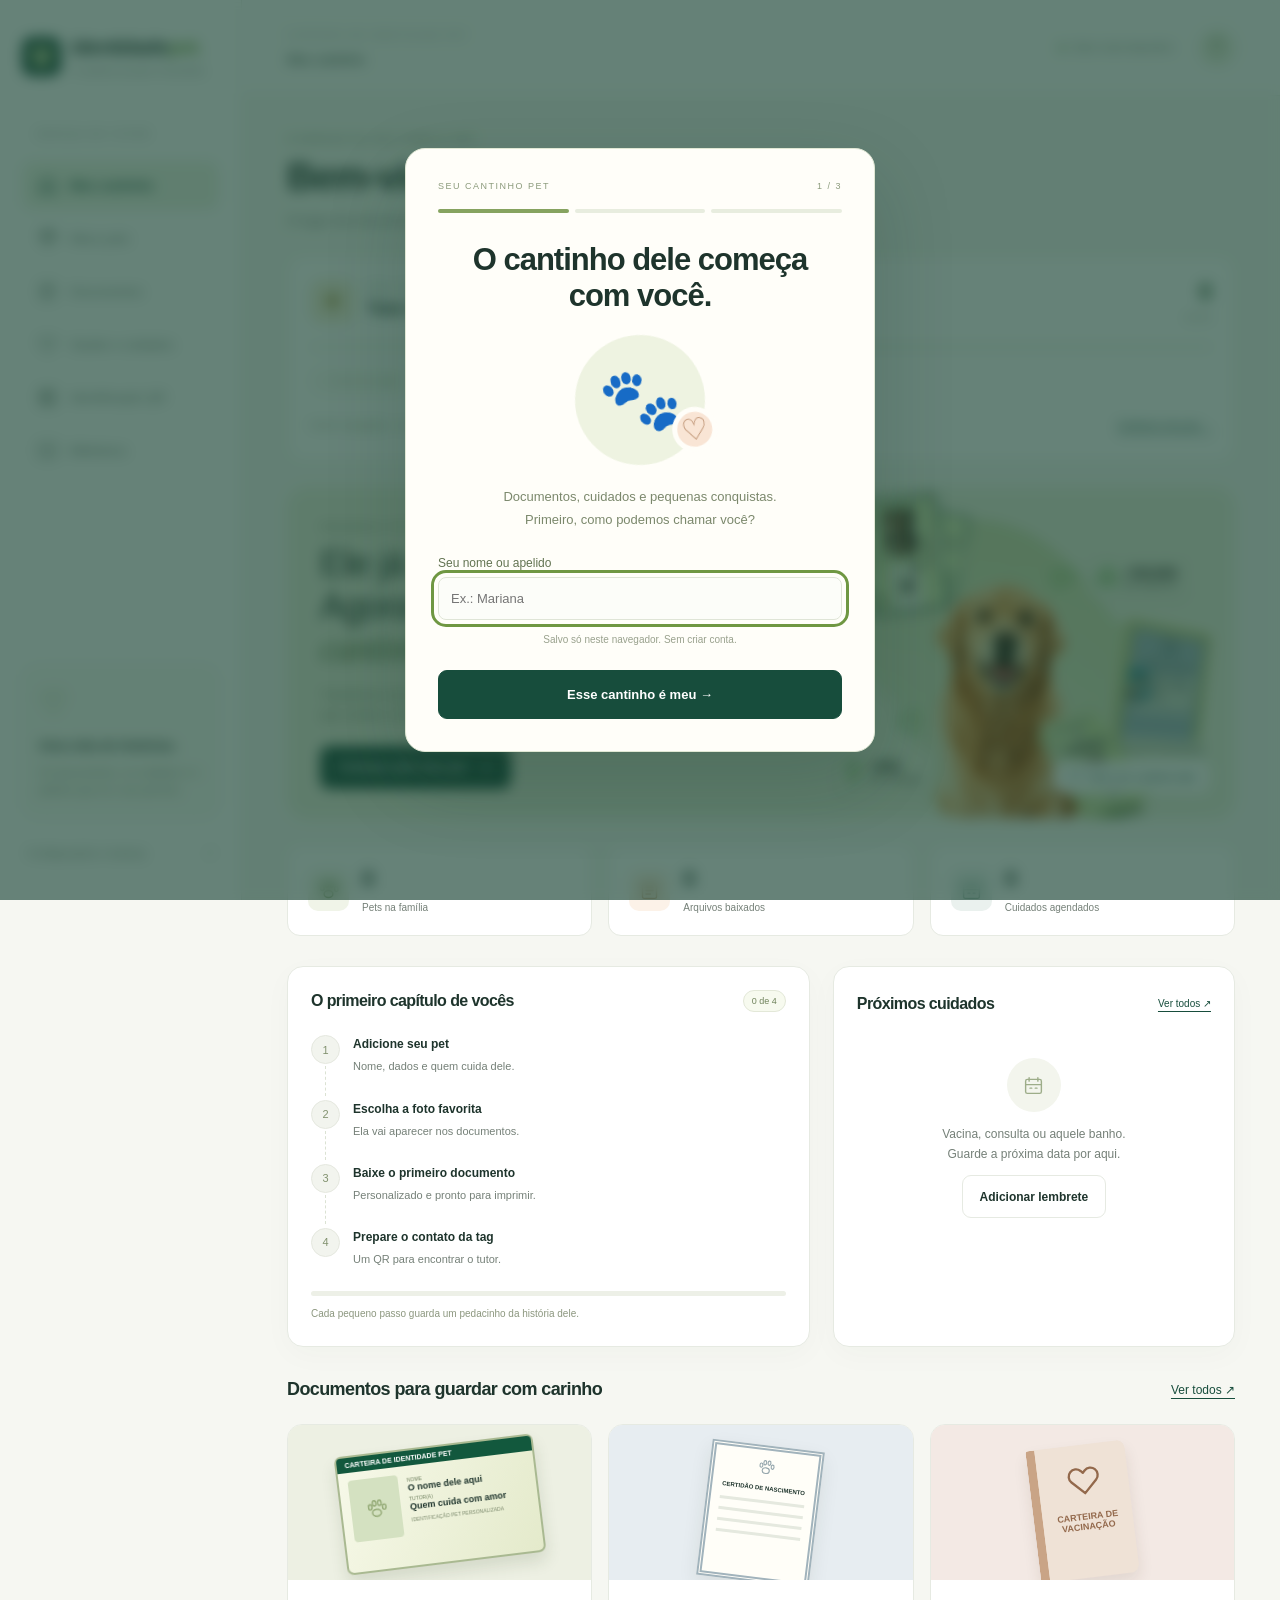
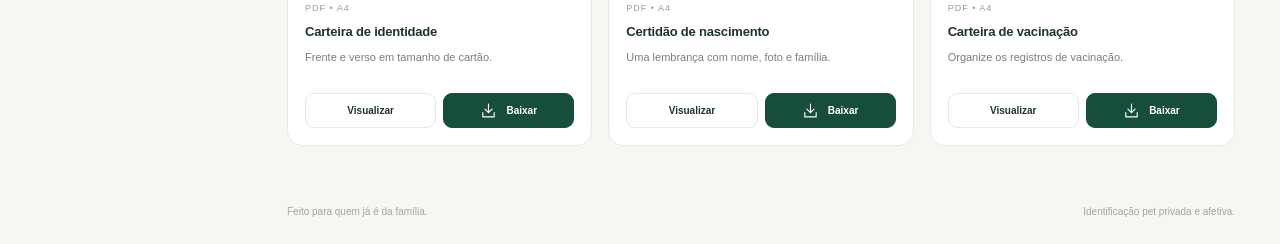
<file: index.html>
<!doctype html>
<html lang="pt-BR">
<head>
  <meta charset="utf-8">
  <meta name="viewport" content="width=device-width,initial-scale=1,viewport-fit=cover">
  <meta name="robots" content="noindex,nofollow">
  <meta name="referrer" content="no-referrer">
  <meta name="theme-color" content="#174d3c">
  <title>Meu cantinho pet — Carteira de Identidade Pet</title>
  <link rel="icon" href="assets/carteira-identidade-pet.svg" type="image/svg+xml">
  <link rel="manifest" href="manifest.webmanifest">
  <link rel="apple-touch-icon" href="icon-192.png">
  <link rel="stylesheet" href="app.css">
  <link rel="stylesheet" href="welcome.css">
  <script src="vendor/jspdf.umd.min.js" defer></script>
  <script src="vendor/qrcode.min.js" defer></script>
  <script src="documents.js" defer></script>
  <script src="welcome.js" defer></script>
  <script src="app.js" defer></script>
  <script src="install.js" defer></script>
</head>
<body>
  <a class="skip-link" href="#main">Ir para o conteúdo</a>
  <aside class="sidebar">
    <a href="./" class="brand" aria-label="Meu cantinho pet, início"><img src="icon.svg" class="brand-symbol" width="39" height="39" alt="" style="border-radius:10px"><span>identidade<span class="brand-pet">pet.</span><small>O cantinho de quem é da família</small></span></a>
    <div class="sidebar-label">ESPAÇO DO TUTOR</div>
    <nav id="desktop-nav" aria-label="Navegação principal"></nav>
    <div class="sidebar-note"><span class="note-icon" aria-hidden="true">♡</span><strong>Uma vida de histórias.</strong><p>Os documentos, os cuidados e o jeitinho que só o seu pet tem.</p></div>
    <button class="sidebar-settings" data-page="settings">Configurações e backup <span>↗</span></button>
  </aside>
  <div class="workspace">
    <header class="topbar"><div><span class="topbar-eyebrow">CARTEIRA DE IDENTIDADE PET</span><p id="breadcrumb">Meu cantinho</p></div><div class="topbar-actions"><span class="device-badge"><i></i> Salvo neste dispositivo</span><button class="avatar-button" data-page="settings" aria-label="Configurações do tutor">T</button></div></header>
    <main id="main" tabindex="-1"></main>
    <footer class="app-footer">Feito para quem já é da família. <span>Identificação pet privada e afetiva.</span></footer>
  </div>
  <nav id="mobile-nav" class="mobile-nav" aria-label="Navegação no celular"></nav>
  <dialog id="editor" aria-labelledby="dialog-title"><div class="dialog-heading"><div><span class="eyebrow">DO JEITINHO DELE</span><h2 id="dialog-title">Novo pet na família</h2></div><button class="icon-button" id="close-editor" aria-label="Fechar">×</button></div><div id="editor-content"></div></dialog>
  <dialog id="pdf-dialog" class="pdf-dialog" aria-labelledby="pdf-title"><div class="dialog-heading"><h2 id="pdf-title">Seu documento</h2><button class="icon-button" id="close-pdf" aria-label="Fechar documento">×</button></div><p class="muted">Para imprimir, use papel A4, escala de 100% e desative o ajuste à página.</p><iframe id="pdf-frame" title="Prévia do documento em PDF"></iframe><button class="btn primary" id="pdf-download">Baixar este PDF ↓</button></dialog>
  <input id="backup-file" type="file" accept="application/json,.json" hidden>
  <div id="toast" class="toast" role="status" aria-live="polite"></div>
</body>
</html>
</file>
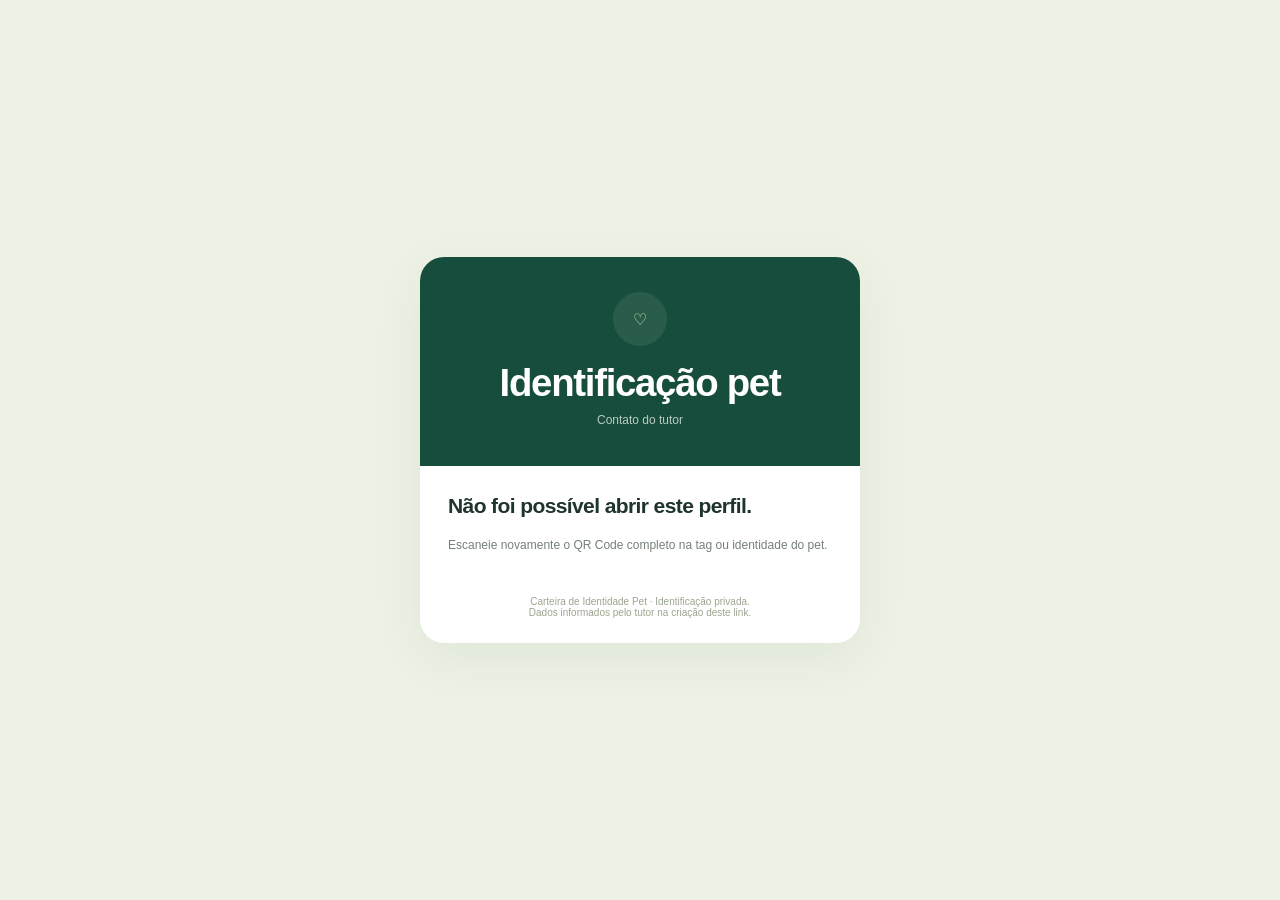
<file: perfil/index.html>
<!doctype html>
<html lang="pt-BR">
<head><meta charset="utf-8"><meta name="viewport" content="width=device-width,initial-scale=1"><meta name="robots" content="noindex,nofollow"><meta name="referrer" content="no-referrer"><meta name="theme-color" content="#174d3c"><title>Encontrei um pet — Contato do tutor</title><link rel="stylesheet" href="../app.css"><script src="profile.js" defer></script></head>
<body class="profile-page"><article class="public-profile"><header><div class="empty-symbol" aria-hidden="true">♡</div><h1 id="pet-name">Identificação pet</h1><p id="pet-species">Contato do tutor</p></header><main id="profile-content"><h2>Não foi possível abrir este perfil.</h2><p class="muted">Escaneie novamente o QR Code completo na tag ou identidade do pet.</p></main><footer class="profile-foot">Carteira de Identidade Pet · Identificação privada.<br>Dados informados pelo tutor na criação deste link.</footer></article></body>
</html>
</file>
<file: app.css>
:root{--ink:#1e342c;--muted:#758078;--forest:#174d3c;--lime:#ddecac;--cream:#f6f7f2;--line:#e6eae2;--white:#fff;--orange:#edb796;--shadow:0 8px 30px #1b493307;font-family:Inter,Arial,sans-serif;color:var(--ink);background:var(--cream);font-synthesis:none}
*{box-sizing:border-box}body{margin:0}button,input,select,textarea{font:inherit}button,a,input,select,textarea{-webkit-tap-highlight-color:transparent}button,a{touch-action:manipulation}button{cursor:pointer}a{color:inherit}button:disabled{cursor:wait;opacity:.55}button:focus-visible,a:focus-visible,input:focus-visible,select:focus-visible,textarea:focus-visible{outline:3px solid #6f9742;outline-offset:4px}h1,h2,h3,p{margin-top:0}h1{font-size:clamp(28px,3vw,40px);font-weight:600;letter-spacing:-1.3px;line-height:1.12;margin-bottom:12px}h2{font-size:21px;letter-spacing:-.6px;font-weight:600}h3{font-size:16px;letter-spacing:-.2px}p{line-height:1.65}svg{width:21px;height:21px;flex-shrink:0}button{border:0}small{line-height:1.5}input,textarea,select{max-width:100%}.skip-link{position:fixed;top:-80px;left:20px;z-index:100;padding:12px;background:var(--forest);color:#fff}.skip-link:focus{top:12px}.sidebar{width:242px;position:fixed;inset:0 auto 0 0;background:#fff;border-right:1px solid var(--line);padding:35px 22px;display:flex;flex-direction:column;z-index:10}.brand{display:flex;gap:10px;align-items:center;text-decoration:none;font-size:21px;font-weight:700;letter-spacing:-.8px}.brand-symbol{font-size:37px;width:39px;color:var(--forest);line-height:1}.brand-pet{color:#76a348}.brand small{font-size:9px;letter-spacing:.1px;font-weight:400;display:block;color:var(--muted);margin-top:6px}.sidebar-label{font-size:9px;font-weight:700;letter-spacing:1.8px;color:#99a199;margin:50px 15px 18px}nav button{display:flex;align-items:center;gap:12px;width:100%;background:none;padding:14px 15px;border-radius:11px;text-align:left;color:#718075;font-size:13px;font-weight:500;margin:4px 0}nav button.active{background:#edf4e5;color:var(--forest);font-weight:700}nav button:hover{background:#f3f6ee}.sidebar-note{margin-top:auto;border:1px solid #e7eadf;border-radius:16px;padding:18px 16px;background:#fafbf6}.note-icon{font-size:32px;color:#7d9b56;display:block;margin-bottom:14px}.sidebar-note strong{font-size:13px}.sidebar-note p{font-size:11px;color:#84907d;margin:9px 0 0}.sidebar-settings{background:none;color:#778475;text-align:left;margin-top:24px;font-size:11px;display:flex;justify-content:space-between;padding:5px}.workspace{margin-left:242px;min-height:100vh}.topbar{height:96px;border-bottom:1px solid var(--line);display:flex;align-items:center;justify-content:space-between;padding:0 45px;background:#ffffffb0}.topbar-eyebrow{font-size:9px;letter-spacing:1.7px;color:#8e998c}.topbar p{font-size:13px;margin:7px 0 0}.topbar-actions{display:flex;align-items:center;gap:25px}.device-badge{font-size:10px;color:#7b897a;display:flex;gap:7px;align-items:center}.device-badge i{width:6px;height:6px;border-radius:50%;background:#72a15c}.avatar-button{width:36px;height:36px;border-radius:50%;background:#e6ecda;color:#577044}main{max-width:1280px;margin:auto;padding:38px 45px 20px;outline:none}.page-top{display:flex;justify-content:space-between;align-items:center;margin-bottom:28px;gap:20px}.page-top p{color:var(--muted);font-size:13px;margin:0}.eyebrow{font-size:9px;letter-spacing:1.8px;font-weight:700;color:#7c8d70;display:block;margin-bottom:11px}.btn{border:1px solid var(--line);padding:12px 17px;border-radius:9px;font-size:12px;font-weight:600;background:#fff;color:var(--ink);display:inline-flex;gap:9px;justify-content:center;align-items:center;text-decoration:none;min-height:43px}.btn svg{width:17px;height:17px}.btn.primary{background:var(--forest);color:#fff;border-color:var(--forest)}.btn.lime{background:var(--lime);color:var(--forest);border-color:transparent}.btn.subtle{background:transparent}.btn.danger{color:#a64242;background:#fff7f7}.text-button{background:none;border:0;color:var(--forest);font-size:12px;text-decoration:underline;text-underline-offset:4px;padding:8px 0}.welcome{background:#e9eedb;border:1px solid #e1e8d4;border-radius:21px;min-height:260px;display:grid;grid-template-columns:1.1fr .9fr;overflow:hidden;margin-bottom:26px}.welcome-copy{padding:32px 32px 28px;align-self:center;z-index:1}.welcome-copy h2{font-size:clamp(26px,3vw,37px);font-weight:500;line-height:1.15;letter-spacing:-1.2px;max-width:400px;margin-bottom:15px}.welcome-copy em{font-family:Georgia,serif;color:#5c7846;font-weight:400}.welcome-copy p{color:#78866b;font-size:12px;max-width:335px;margin-bottom:20px}.welcome-art{display:flex;align-items:center;justify-content:center;position:relative;min-width:0}.welcome-art>img{width:100%;max-height:330px;object-fit:contain;mix-blend-mode:multiply;padding:15px 12px 0;transform:scale(1.07)}.welcome-art .pet-circle{width:180px;height:180px;border-radius:50%;object-fit:cover;mix-blend-mode:normal;padding:0;transform:none;border:8px solid #f8faef;box-shadow:0 20px 40px #647e3820}.welcome-tag{position:absolute;bottom:25px;right:25px;background:#fff;border-radius:9px;padding:9px 13px;box-shadow:var(--shadow);font-size:10px;color:var(--forest);display:flex;gap:7px;align-items:center}.welcome-tag svg{width:14px;height:14px}.stats{display:grid;grid-template-columns:repeat(3,1fr);gap:16px;margin-bottom:30px}.stat{background:#fff;border:1px solid var(--line);border-radius:13px;padding:20px;display:flex;gap:13px;align-items:center}.stat-icon{background:#f0f4e8;color:#7d975b;border-radius:10px;padding:10px;display:flex}.stat:nth-child(2) .stat-icon{background:#fcf2e8;color:#c59465}.stat:nth-child(3) .stat-icon{background:#eaf1ee;color:#77a08c}.stat strong{display:block;font-size:22px;font-weight:600;margin-bottom:5px}.stat small{font-size:10px;color:var(--muted)}.two-columns{display:grid;grid-template-columns:1.3fr 1fr;gap:23px;margin-bottom:25px}.panel{background:#fff;border:1px solid var(--line);border-radius:16px;padding:23px;min-width:0;box-shadow:var(--shadow)}.panel-head{display:flex;justify-content:space-between;gap:10px;align-items:center;margin-bottom:23px}.panel-head h2{margin:0;font-size:16px}.panel-head .text-button{font-size:10px}.steps{list-style:none;padding:0;margin:0}.steps li{display:flex;gap:13px;position:relative;padding-bottom:24px}.steps li:last-child{padding-bottom:0}.steps li:not(:last-child):before{content:'';position:absolute;top:31px;left:14px;height:calc(100% - 35px);border-left:1px dashed #dbe2d3}.step-dot{width:29px;height:29px;border-radius:50%;background:#f2f4ee;color:#81916e;border:1px solid #e5e8df;display:grid;place-items:center;font-size:11px;flex-shrink:0}.steps .done .step-dot{background:var(--forest);color:#fff;border:0}.steps li strong{font-size:12px;font-weight:600;display:block;margin-top:2px}.steps li p{font-size:11px;color:var(--muted);margin:6px 0 0}.progress-bar{height:5px;background:#edf0e7;overflow:hidden;border-radius:10px;margin-top:23px}.progress-bar i{height:100%;display:block;background:#8ea95d;border-radius:10px}.progress-caption{font-size:10px;color:#8c977f;margin:10px 0 0}.empty-small{padding:18px 0 12px;text-align:center}.empty-symbol{width:54px;height:54px;background:#f3f5ed;border-radius:50%;display:grid;place-items:center;margin:0 auto 13px;color:#9dad89}.empty-small p{font-size:12px;color:var(--muted);max-width:220px;margin:0 auto 10px}.document-grid{display:grid;grid-template-columns:repeat(3,1fr);gap:16px}.doc-item{background:#fff;border:1px solid var(--line);border-radius:15px;overflow:hidden}.doc-art{height:155px;display:grid;place-items:center;overflow:hidden;background:#edf0e3;padding:20px}.doc-art.blue{background:#e7edf1}.doc-art.rose{background:#f3e9e4}.doc-art.gold{background:#f4efdf}.mini-id{background:linear-gradient(120deg,#f7f9e9,#e4eacb);width:200px;height:119px;border:2px solid #a9b991;border-radius:7px;box-shadow:0 9px 16px #283d1420;transform:rotate(-7deg);padding:9px;position:relative}.mini-id.ocean{background:linear-gradient(130deg,#f1f8fc,#d2e7f2);border-color:#7eacc2}.mini-id.rose{background:linear-gradient(130deg,#fff6f7,#eed4df);border-color:#c79ba9}.mini-id>header{font-size:7px;font-weight:700;background:#12583d;color:white;margin:-9px -9px 8px;padding:4px 8px;border-radius:4px 4px 0 0}.mini-id.ocean>header{background:#2c6689}.mini-id.rose>header{background:#9e5b75}.mini-id-body{display:flex;gap:9px}.mini-id .photo-box{width:50px;height:62px;background:#d4e1c1;display:grid;place-items:center;border-radius:4px;overflow:hidden}.photo-box img{width:100%;height:100%;object-fit:cover}.photo-box svg{width:25px;color:#94aa76}.mini-id label{font-size:5px;text-transform:uppercase;display:block;color:#70815f;margin-top:3px}.mini-id strong{font-size:9px;display:block;max-width:110px;overflow:hidden;white-space:nowrap;text-overflow:ellipsis}.mini-id .mini-number{font-size:5px;margin-top:5px;color:#7a886b}.mini-cert{width:113px;height:137px;border:5px double #a1b3bc;background:#fffef8;padding:9px;transform:rotate(7deg);box-shadow:0 8px 20px #22341d15;text-align:center}.mini-cert svg{height:17px;color:#97a8ae}.mini-cert strong{font-size:6px;display:block;margin:5px 0 9px}.mini-cert i{display:block;height:3px;background:#e5e9df;margin:8px 0}.mini-book{width:99px;height:133px;border-radius:3px 8px 8px 3px;background:#efe2d6;border-left:9px solid #c9a486;box-shadow:0 8px 15px #3e2a1a18;transform:rotate(-7deg);padding:18px 10px;text-align:center;color:#93694c}.mini-book svg{width:35px;height:35px}.mini-book strong{font-size:9px;display:block;margin-top:10px}.mini-qr{width:95px;height:95px;border:7px solid white;border-radius:10px;box-shadow:0 8px 20px #22341d15}.mini-qr img{width:100%;height:100%}.doc-info{padding:17px}.doc-info .file-meta{color:#9aa18f;font-size:9px;letter-spacing:1px}.doc-info h3{font-size:13px;margin:9px 0}.doc-info p{font-size:11px;color:var(--muted);min-height:34px}.doc-actions{display:flex;gap:7px}.doc-actions .btn{font-size:10px;min-height:34px;padding:8px 10px;flex:1}.section-heading{font-size:18px;margin:0}.section-row{display:flex;justify-content:space-between;gap:15px;align-items:center;margin:28px 0 19px}.pet-grid{display:grid;grid-template-columns:repeat(3,1fr);gap:18px}.pet-card{padding:25px;background:#fff;border:1px solid var(--line);border-radius:16px;position:relative}.pet-card.selected{border-color:#92a46a}.pet-card .pet-photo{width:74px;height:74px;border-radius:50%;background:#eef2e5;object-fit:cover;display:grid;place-items:center;color:#8aa06c;margin-bottom:20px}.pet-card .pet-photo svg{width:32px;height:32px}.pet-card h2{margin-bottom:8px;font-size:21px}.pet-card p{font-size:12px;color:var(--muted);margin-bottom:16px}.pill{display:inline-flex;align-items:center;gap:5px;font-size:9px;border:1px solid #e3e8d8;border-radius:20px;padding:5px 8px;background:#f7faef;color:#70835c}.pill.active{background:#e7efda;color:var(--forest)}.pet-card .pet-actions{display:flex;gap:6px;margin-top:23px}.pet-card .btn{font-size:10px;padding:9px;min-height:36px}.pet-card .pet-selected{position:absolute;right:18px;top:20px}.pet-picker{display:flex;gap:8px;align-items:center;font-size:11px;color:var(--muted);flex-wrap:wrap}.pet-picker select{border:1px solid var(--line);border-radius:8px;padding:10px 28px 10px 12px;background:white;color:var(--ink);font-size:12px;max-width:220px}.empty-state{background:white;border:1px solid var(--line);border-radius:18px;padding:45px 25px;text-align:center}.empty-state h2{font-size:25px}.empty-state p{color:var(--muted);max-width:370px;margin:12px auto 23px;font-size:13px}.empty-state .empty-symbol{width:70px;height:70px}.empty-state .empty-symbol svg{width:32px;height:32px}.notice{border:1px solid #dde8ce;background:#f0f5e8;border-radius:12px;padding:15px 18px;margin-bottom:22px;font-size:12px;color:#5a7544;display:flex;justify-content:space-between;align-items:center;gap:15px}.notice p{margin:0;line-height:1.6}.notice.warning{background:#fff8ed;border-color:#f2e4c9;color:#937142}.notice.neutral{background:#fff;border-color:var(--line);color:var(--muted)}.notice .btn{flex-shrink:0}.theme-picker{display:flex;gap:8px;margin:0 0 22px;align-items:center;flex-wrap:wrap}.theme-picker>span{font-size:11px;color:var(--muted);margin-right:5px}.theme-button{font-size:11px;display:flex;gap:6px;align-items:center;padding:8px 11px;background:#fff;border:1px solid var(--line);border-radius:20px}.theme-button[aria-pressed=true]{border-color:var(--forest)}.theme-button i{height:10px;width:10px;border-radius:50%}.table-wrap{overflow-x:auto}table{width:100%;border-collapse:collapse;text-align:left;font-size:12px}th{font-weight:500;color:#8b9584;font-size:10px;border-bottom:1px solid var(--line);padding:13px 10px;white-space:nowrap}td{padding:15px 10px;border-bottom:1px solid #f1f3eb;vertical-align:middle}td strong{font-size:12px}td .icon-button{width:30px;height:30px;font-size:16px}table tbody tr:last-child td{border:0}.reminder{padding:15px 0;display:flex;align-items:center;gap:12px;border-bottom:1px solid var(--line)}.reminder:last-child{border:0}.date-tile{background:#f2f4e9;border-radius:9px;width:43px;min-width:43px;padding:8px 0;text-align:center;color:#7d8e64}.date-tile strong{display:block;font-size:17px}.date-tile small{font-size:8px;text-transform:uppercase}.reminder-info{flex:1;min-width:0}.reminder-info strong{font-size:12px;display:block;overflow-wrap:anywhere}.reminder-info small{font-size:10px;color:var(--muted);display:block;margin-top:5px}.reminder.overdue .date-tile{background:#fcf0e8;color:#b1835e}.reminder .icon-button{width:29px;height:29px}.check-button{border:1px solid #dde4d2;border-radius:50%;width:24px;height:24px;color:#82976d;background:#fff;flex-shrink:0}.reminder.complete{opacity:.55}.reminder.complete strong{text-decoration:line-through}.library-grid{display:grid;grid-template-columns:repeat(2,1fr);gap:18px}.library-card{padding:26px;background:#fff;border:1px solid var(--line);border-radius:15px}.library-card .stat-icon{width:43px;margin-bottom:19px}.library-card h2{font-size:18px;margin-bottom:11px}.library-card p{font-size:12px;color:var(--muted);margin-bottom:17px}.library-card details{font-size:12px;margin-bottom:15px}.library-card summary{cursor:pointer;color:var(--forest)}.library-card ol{padding-left:19px;line-height:1.8;color:#6b7862}.qr-layout{display:grid;grid-template-columns:1fr 1fr;gap:25px}.qr-preview{padding:32px;background:#e9eedc;border:1px solid #dfe7cf;border-radius:17px;text-align:center;display:flex;flex-direction:column;align-items:center;justify-content:center}.qr-preview h2{font-size:27px;margin:20px 0 12px}.qr-preview img{width:190px;height:190px;border-radius:16px;padding:10px;background:white}.qr-preview .qr-placeholder{width:160px;height:160px;border:1px dashed #b3c39f;border-radius:20px;display:grid;place-items:center}.qr-preview .qr-placeholder svg{width:65px;height:65px;color:#9bac85}.qr-preview p{font-size:12px;color:#7a8969;max-width:270px}.public-fields{padding-left:17px;font-size:12px;color:#6e7e65;line-height:2.1}.checkbox{display:flex;gap:10px;align-items:flex-start;font-size:12px;line-height:1.6;margin:20px 0}.checkbox input{width:18px;height:18px;accent-color:var(--forest);flex-shrink:0;margin-top:2px}.action-stack{display:flex;gap:9px;flex-wrap:wrap}.settings-grid{display:grid;grid-template-columns:1fr 1fr;gap:20px}.settings-grid p{font-size:12px;color:var(--muted)}.settings-grid .panel{padding:26px}.settings-grid h2{font-size:19px}.app-footer{max-width:1280px;margin:20px auto 0;padding:20px 45px 27px;font-size:10px;color:#a0a896;display:flex;justify-content:space-between;gap:15px}.mobile-nav{display:none}.toast{position:fixed;bottom:28px;left:calc(50% + 100px);transform:translate(-50%,20px);z-index:100;background:#173e2f;color:#fff;padding:15px 22px;border-radius:12px;box-shadow:0 10px 50px #12332426;font-size:13px;max-width:90vw;opacity:0;pointer-events:none;transition:opacity .2s,transform .2s}.toast.visible{opacity:1;transform:translate(-50%,0)}dialog{border:1px solid var(--line);padding:28px;border-radius:20px;width:min(650px,calc(100vw - 28px));max-height:90dvh;box-shadow:0 30px 80px #12332430;background:#fff;color:var(--ink)}dialog::backdrop{background:#142a2466;backdrop-filter:blur(3px)}.dialog-heading{display:flex;justify-content:space-between;gap:15px;align-items:center;margin-bottom:22px}.dialog-heading h2{font-size:23px;margin:0}.dialog-heading .eyebrow{margin-bottom:9px}.icon-button{height:35px;width:35px;display:inline-grid;place-items:center;border-radius:50%;background:#f3f5ee;color:#70816a;font-size:24px;flex-shrink:0}.form-grid{display:grid;grid-template-columns:1fr 1fr;gap:16px}.form-grid .full{grid-column:1/-1}form label{font-size:11px;color:#748067;font-weight:500;display:block}form input:not([type=checkbox]),form select,form textarea{width:100%;border:1px solid #dfe5d7;background:#fcfdf9;border-radius:8px;padding:12px;color:var(--ink);margin-top:7px;min-height:43px;font-size:13px}form textarea{resize:vertical;min-height:80px}form .form-actions{display:flex;justify-content:flex-end;gap:9px;border-top:1px solid var(--line);padding-top:20px;margin-top:25px}.photo-editor{display:flex;align-items:center;gap:17px;background:#f5f7ef;border:1px dashed #dbe3cd;border-radius:12px;padding:17px;margin-bottom:22px}.photo-editor .photo-circle{width:68px;height:68px;border-radius:50%;background:#e5ecd7;display:grid;place-items:center;overflow:hidden;color:#91a376;flex-shrink:0}.photo-editor img{width:100%;height:100%;object-fit:cover}.photo-editor strong{font-size:12px;display:block}.photo-editor small{font-size:10px;color:#879476;display:block;margin-top:6px}.photo-editor input[type=file]{font-size:10px;max-width:260px;margin-top:9px;padding:0;border:0;background:none;min-height:22px}.muted{color:var(--muted);font-size:12px}.field-note{font-size:10px;color:#929a87;margin:7px 0 0}.pdf-dialog{width:min(1000px,calc(100vw - 24px))}.pdf-dialog iframe{height:60dvh;width:100%;border:1px solid var(--line);border-radius:8px;background:#f3f4ed;margin:0 0 15px}.pdf-dialog .dialog-heading{margin-bottom:15px}.mobile-menu-label{display:none}.hidden{display:none!important}.profile-page{min-height:100vh;display:grid;place-items:center;background:#edf2e4;padding:20px}.public-profile{width:min(440px,100%);background:white;border-radius:24px;overflow:hidden;box-shadow:0 15px 50px #174d3c10}.public-profile header{padding:35px 30px;text-align:center;background:#174d3c;color:white}.public-profile header .empty-symbol{background:#ffffff15;color:#d3e5b0}.public-profile header h1{margin:15px 0 7px}.public-profile header p{font-size:12px;opacity:.7;margin:0}.public-profile main{padding:28px}.public-profile .btn{width:100%;margin-top:12px;font-size:14px}.public-profile .profile-details{display:grid;grid-template-columns:1fr 1fr;gap:20px;margin:22px 0}.profile-details dt{font-size:10px;color:#87927f;margin-bottom:7px}.profile-details dd{font-size:13px;margin:0;overflow-wrap:anywhere}.public-profile .profile-foot{font-size:10px;text-align:center;padding:0 25px 25px;color:#9ba58f}
@media(min-width:1450px){.welcome{min-height:290px}.doc-art{height:175px}.welcome-copy{padding-left:38px}}
@media(max-width:1100px){.sidebar{width:210px;padding:30px 16px}.workspace{margin-left:210px}.topbar{padding:0 28px}main{padding:30px 28px 20px}.brand{font-size:18px}.brand small{font-size:8px}.brand-symbol{font-size:31px;width:30px}.welcome-copy{padding:25px}.pet-grid{grid-template-columns:repeat(2,1fr)}.app-footer{padding-left:28px;padding-right:28px}.welcome-copy h2{font-size:29px}.doc-info{padding:14px}.mini-id{transform:rotate(-6deg) scale(.9)}.toast{left:calc(50% + 90px)}}
@media(max-width:800px){.sidebar{display:none}.workspace{margin-left:0}.topbar{height:80px;padding:0 22px}.topbar-eyebrow{font-size:8px}.device-badge{font-size:9px}.topbar-actions{gap:12px}main{padding:27px 22px 24px}.mobile-nav{display:flex;position:fixed;bottom:0;left:0;right:0;z-index:20;background:#ffffffed;backdrop-filter:blur(10px);border-top:1px solid #e5e9df;padding:7px 10px calc(7px + env(safe-area-inset-bottom))}.mobile-nav button{display:flex;flex-direction:column;gap:5px;align-items:center;justify-content:center;margin:0;padding:7px 4px;font-size:9px;border-radius:9px;text-align:center;flex:1}.mobile-nav button svg{width:20px;height:20px}.workspace{padding-bottom:78px}.welcome{min-height:245px}.welcome-copy{padding:26px}.welcome-art>img{transform:scale(1.1)}.app-footer{padding:0 22px 17px}.toast{left:50%;bottom:92px}.settings-grid{grid-template-columns:1fr 1fr}.qr-layout{gap:17px}.doc-actions{flex-wrap:wrap}.doc-actions .btn{flex-basis:100%}}
@media(max-width:560px){h1{font-size:28px;letter-spacing:-1px}.page-top{margin-bottom:22px;align-items:flex-start;gap:12px}.page-top p{font-size:11px}.page-top>.btn{font-size:10px;padding:10px;min-height:38px;white-space:nowrap}.page-top .pet-picker{margin-top:4px}.page-top:has(.pet-picker){flex-wrap:wrap}.welcome{grid-template-columns:1fr .72fr;border-radius:16px;min-height:230px}.welcome-copy{padding:24px 0 24px 22px}.welcome-copy h2{font-size:27px;letter-spacing:-.9px;line-height:1.13}.welcome-copy .eyebrow{font-size:8px;letter-spacing:1.2px}.welcome-copy p{font-size:10px;line-height:1.6;max-width:180px;margin-bottom:17px}.welcome-copy .btn{font-size:10px;padding:10px 12px;min-height:38px}.welcome-art>img{width:215px;max-width:none;transform:translate(5px,15px);padding:0}.welcome-art{overflow:hidden}.welcome-art .pet-circle{width:117px;height:117px;border:5px solid white;margin-top:-12px}.welcome-tag{font-size:8px;bottom:24px;right:12px;padding:7px 8px;gap:4px}.welcome-tag svg{height:12px;width:12px}.stats{gap:8px;margin-bottom:24px}.stat{padding:13px 9px;gap:8px;flex-direction:column;align-items:flex-start;border-radius:11px}.stat-icon{padding:8px;border-radius:8px}.stat-icon svg{width:17px;height:17px}.stat strong{font-size:20px;margin:4px 0}.stat small{font-size:9px;line-height:1.4}.two-columns{grid-template-columns:1fr;gap:16px}.panel{padding:20px}.document-grid{grid-template-columns:1fr 1fr;gap:12px}.doc-art{height:134px;padding:10px}.doc-art .mini-id{transform:rotate(-7deg) scale(.77);flex-shrink:0}.doc-info{padding:14px 12px}.doc-info h3{font-size:12px}.doc-info p{font-size:10px;min-height:45px}.doc-info .file-meta{font-size:8px}.doc-actions .btn{font-size:10px;padding:8px;min-height:35px}.mini-cert{transform:rotate(7deg) scale(.82)}.mini-book{transform:rotate(-7deg) scale(.82)}.section-row{margin:25px 0 16px}.section-row .text-button{font-size:10px}.section-heading{font-size:17px}.app-footer{font-size:9px;line-height:1.6;flex-direction:column;gap:4px}.pet-grid{grid-template-columns:1fr}.pet-card{padding:23px}.notice{font-size:11px;padding:14px;align-items:flex-start;flex-direction:column;gap:10px}.notice .btn{font-size:10px}.qr-layout{grid-template-columns:1fr}.qr-preview{min-height:280px;order:2}.library-grid,.settings-grid{grid-template-columns:1fr}.library-card{padding:22px}.form-grid{gap:14px;grid-template-columns:1fr 1fr}dialog{padding:22px 18px}.dialog-heading h2{font-size:20px}.photo-editor{padding:13px;gap:12px}.photo-editor input[type=file]{max-width:200px}.photo-editor .photo-circle{height:55px;width:55px}.form-grid .mobile-full{grid-column:1/-1}.topbar p{font-size:12px}.topbar-actions .device-badge{max-width:90px;line-height:1.5;font-size:8px}.device-badge i{flex-shrink:0}.topbar-actions{gap:9px}.avatar-button{width:32px;height:32px}.pdf-dialog iframe{height:50dvh}.pet-picker select{max-width:210px}.action-stack .btn{font-size:11px}.empty-state{padding:35px 20px}.empty-state h2{font-size:23px}}
@media(prefers-reduced-motion:reduce){*{scroll-behavior:auto!important;transition:none!important;animation:none!important}}
</file>
<file: welcome.css>
.welcome-dialog{max-width:470px;padding:32px;text-align:center;background:#fffef9;border:1px solid #e0e7d4;overflow-x:hidden}.welcome-dialog::backdrop{background:#143f30a6;backdrop-filter:blur(7px)}.welcome-onboard-top{display:flex;justify-content:space-between;font-size:9px;letter-spacing:1.5px;color:#8c9b7c;margin-bottom:18px}.welcome-step-dots{display:flex;gap:6px;margin-bottom:29px}.welcome-step-dots i{height:4px;flex:1;background:#e8eddf;border-radius:3px}.welcome-step-dots i.on{background:#86a360}.welcome-dialog h2{font-size:31px;line-height:1.14;letter-spacing:-1px;margin:0 auto 22px;max-width:355px;font-weight:600}.welcome-mascot{font-size:65px;width:130px;height:130px;display:grid;place-items:center;border-radius:50%;background:#eef3e1;margin:20px auto;position:relative;transform:rotate(-9deg)}.welcome-mascot span{position:absolute;bottom:5px;right:-7px;background:#f9e5d5;border:5px solid #fffef9;border-radius:50%;width:45px;height:45px;color:#b58765;font-size:30px}.welcome-lead{color:#7b886c;font-size:13px;line-height:1.8;margin-bottom:24px}.welcome-dialog form label{display:block;text-align:left;color:#627351;font-size:12px}.welcome-dialog input{width:100%;margin:9px 0 0;border:1px solid #d6e1c7;border-radius:12px;background:#fff;padding:15px;font-size:16px;color:#214431;min-height:52px}.welcome-local{font-size:10px;color:#99a18d;margin:12px 0 22px;line-height:1.6}.welcome-next{width:100%;padding:15px;min-height:49px;font-size:13px}.welcome-back{background:none;color:#80916c;padding:15px;font-size:11px}.welcome-choices{display:grid;gap:11px;margin-bottom:22px}.welcome-choice{display:flex;align-items:center;gap:13px;border:1px solid #e3e9da;border-radius:14px;text-align:left;background:#fff;padding:16px 13px;color:#294833}.welcome-choice.chosen{background:#edf4e3;border-color:#91ad6d}.welcome-choice>span:nth-child(2){flex:1}.choice-symbol{width:37px;height:37px;display:grid;place-items:center;border-radius:10px;background:#f1f5e8;font-size:25px;color:#64844b}.welcome-choice strong{display:block;font-size:13px;margin-bottom:6px}.welcome-choice small{display:block;font-size:10px;color:#879377;line-height:1.5}.choice-check{color:#7f9b60}.welcome-trophy{width:115px;height:115px;margin:15px auto 22px;border-radius:50%;background:radial-gradient(circle,#f9efb8,#f7f1d9);color:#b99b3b;display:grid;place-items:center;font-size:87px;position:relative;animation:welcome-pop .55s ease-out}.welcome-trophy i{position:absolute;font-size:32px;font-style:normal;color:#174d3c}.welcome-award{font-size:9px;letter-spacing:1.3px;color:#a08d4a;background:#f7f0d6;border-radius:20px;padding:8px 12px;display:inline-block;margin-bottom:18px}.welcome-mission{padding:19px;text-align:left;background:#f0f5e7;border:1px dashed #ccd9b5;border-radius:13px;margin-top:20px}.welcome-mission span{font-size:9px;letter-spacing:1.5px;color:#8b9b73;display:block}.welcome-mission strong{display:block;font-size:15px;margin:10px 0}.welcome-mission small{font-size:11px;color:#8b9876}#welcome-error{font-size:12px;color:#a45444;line-height:1.6}.welcome-progress{border:1px solid #e0e7d4;border-radius:16px;padding:22px;background:#fff;margin:-4px 0 25px}.welcome-progress-heading{display:flex;align-items:center;gap:12px}.welcome-progress-heading .eyebrow{font-size:8px;letter-spacing:1.4px;margin:0 0 7px}.welcome-progress-heading h2{font-size:17px;margin:0}.welcome-level-star{display:grid;place-items:center;background:#f3efd8;color:#a99643;font-size:30px;width:45px;height:45px;border-radius:13px}.welcome-points{margin-left:auto;text-align:right}.welcome-points strong{font-size:24px;font-weight:600;display:block;color:#315c35}.welcome-points span{font-size:9px;color:#98a084}.welcome-xp-track{height:6px;background:#f0f3e8;border-radius:8px;margin:20px 0 17px;overflow:hidden}.welcome-xp-track i{display:block;height:100%;background:linear-gradient(90deg,#8eaa62,#c2d795);border-radius:8px}.welcome-badges{display:flex;gap:8px;flex-wrap:wrap}.welcome-badge{display:inline-flex;align-items:center;gap:5px;font-size:9px;padding:7px 9px;border:1px solid #ebeee5;border-radius:20px;color:#a2ab94;background:#fafbf7}.welcome-badge i{font-style:normal;font-size:11px}.welcome-badge.unlocked{background:#eef5e4;color:#668441;border-color:#dce7cd}.welcome-progress-bottom{margin-top:17px;display:flex;align-items:center;justify-content:space-between;gap:10px}.welcome-progress-bottom>span{font-size:10px;color:#8f9b7e}.welcome-progress-bottom .text-button{font-size:10px;white-space:nowrap}.welcome-settings p{color:#7d8a70;font-size:14px}.welcome-settings .btn{font-size:11px}@keyframes welcome-pop{from{transform:scale(.7) rotate(-12deg);opacity:0}to{transform:scale(1) rotate(0);opacity:1}}@media(max-width:560px){.welcome-dialog{padding:25px 20px}.welcome-dialog h2{font-size:27px}.welcome-progress{padding:18px}.welcome-progress-heading h2{font-size:15px}.welcome-progress-heading .eyebrow{font-size:7px;letter-spacing:1px}.welcome-badge{font-size:8px;padding:6px 8px}.welcome-progress-bottom{align-items:flex-start;flex-direction:column;gap:4px}.welcome-progress-bottom .text-button{font-size:11px}.welcome-level-star{width:39px;height:39px}.welcome-points strong{font-size:22px}.welcome-choices{gap:9px}.welcome-choice{padding:14px 11px}}@media(prefers-reduced-motion:reduce){.welcome-trophy{animation:none}}
</file>
